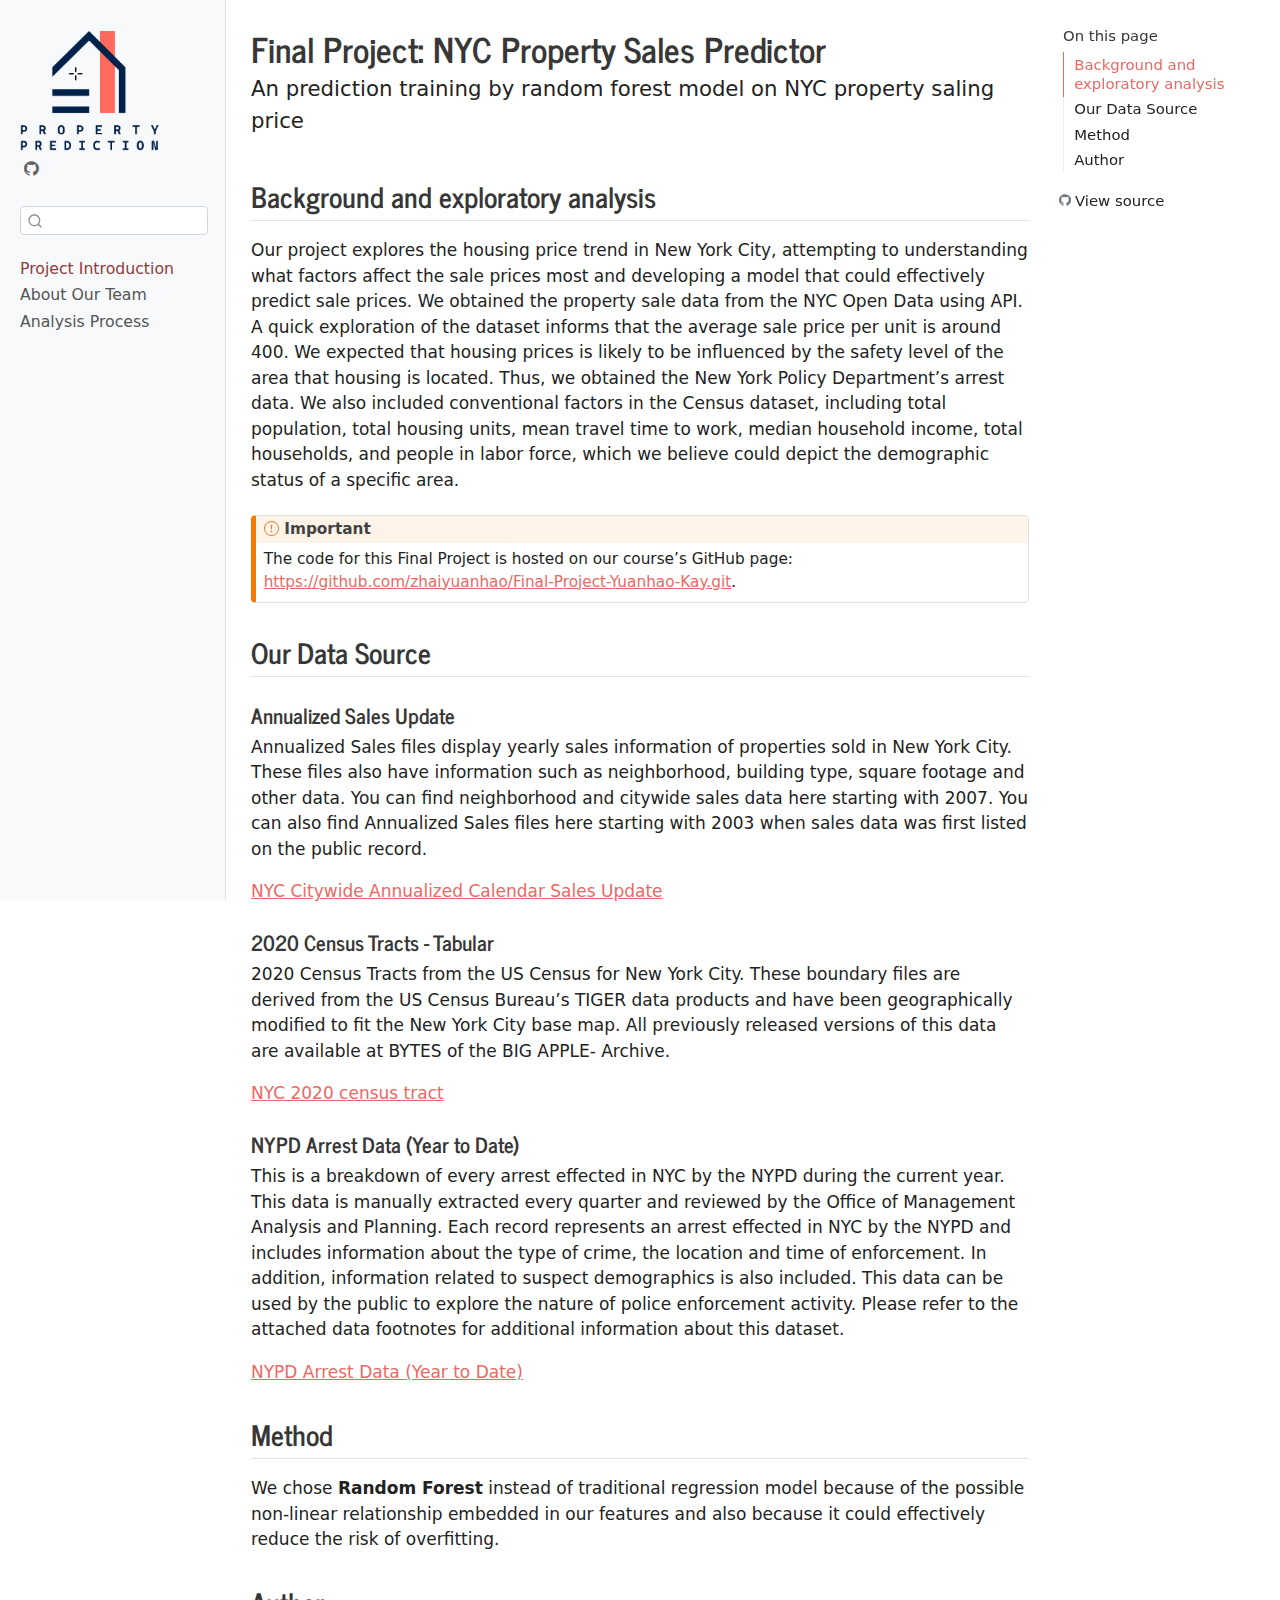
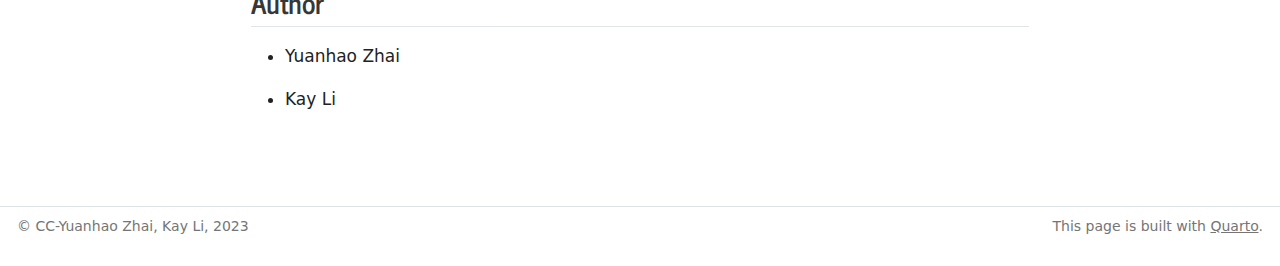
<file: docs/index.html>
<!DOCTYPE html>
<html xmlns="http://www.w3.org/1999/xhtml" lang="en" xml:lang="en"><head>

<meta charset="utf-8">
<meta name="generator" content="quarto-1.3.450">

<meta name="viewport" content="width=device-width, initial-scale=1.0, user-scalable=yes">


<title>Final Project by Yuanhao &amp; Kay - Final Project: NYC Property Sales Predictor</title>
<style>
code{white-space: pre-wrap;}
span.smallcaps{font-variant: small-caps;}
div.columns{display: flex; gap: min(4vw, 1.5em);}
div.column{flex: auto; overflow-x: auto;}
div.hanging-indent{margin-left: 1.5em; text-indent: -1.5em;}
ul.task-list{list-style: none;}
ul.task-list li input[type="checkbox"] {
  width: 0.8em;
  margin: 0 0.8em 0.2em -1em; /* quarto-specific, see https://github.com/quarto-dev/quarto-cli/issues/4556 */ 
  vertical-align: middle;
}
</style>


<script src="site_libs/quarto-nav/quarto-nav.js"></script>
<script src="site_libs/clipboard/clipboard.min.js"></script>
<script src="site_libs/quarto-search/autocomplete.umd.js"></script>
<script src="site_libs/quarto-search/fuse.min.js"></script>
<script src="site_libs/quarto-search/quarto-search.js"></script>
<meta name="quarto:offset" content="./">
<script src="site_libs/quarto-html/quarto.js"></script>
<script src="site_libs/quarto-html/popper.min.js"></script>
<script src="site_libs/quarto-html/tippy.umd.min.js"></script>
<script src="site_libs/quarto-html/anchor.min.js"></script>
<link href="site_libs/quarto-html/tippy.css" rel="stylesheet">
<link href="site_libs/quarto-html/quarto-syntax-highlighting.css" rel="stylesheet" id="quarto-text-highlighting-styles">
<script src="site_libs/bootstrap/bootstrap.min.js"></script>
<link href="site_libs/bootstrap/bootstrap-icons.css" rel="stylesheet">
<link href="site_libs/bootstrap/bootstrap.min.css" rel="stylesheet" id="quarto-bootstrap" data-mode="light">
<script id="quarto-search-options" type="application/json">{
  "location": "sidebar",
  "copy-button": false,
  "collapse-after": 3,
  "panel-placement": "start",
  "type": "textbox",
  "limit": 20,
  "language": {
    "search-no-results-text": "No results",
    "search-matching-documents-text": "matching documents",
    "search-copy-link-title": "Copy link to search",
    "search-hide-matches-text": "Hide additional matches",
    "search-more-match-text": "more match in this document",
    "search-more-matches-text": "more matches in this document",
    "search-clear-button-title": "Clear",
    "search-detached-cancel-button-title": "Cancel",
    "search-submit-button-title": "Submit",
    "search-label": "Search"
  }
}</script>


<link rel="stylesheet" href="styles.css">
</head>

<body class="nav-sidebar docked">

<div id="quarto-search-results"></div>
  <header id="quarto-header" class="headroom fixed-top">
  <nav class="quarto-secondary-nav">
    <div class="container-fluid d-flex">
      <button type="button" class="quarto-btn-toggle btn" data-bs-toggle="collapse" data-bs-target="#quarto-sidebar,#quarto-sidebar-glass" aria-controls="quarto-sidebar" aria-expanded="false" aria-label="Toggle sidebar navigation" onclick="if (window.quartoToggleHeadroom) { window.quartoToggleHeadroom(); }">
        <i class="bi bi-layout-text-sidebar-reverse"></i>
      </button>
      <nav class="quarto-page-breadcrumbs" aria-label="breadcrumb"><ol class="breadcrumb"><li class="breadcrumb-item"><a href="./index.html">Project Introduction</a></li></ol></nav>
      <a class="flex-grow-1" role="button" data-bs-toggle="collapse" data-bs-target="#quarto-sidebar,#quarto-sidebar-glass" aria-controls="quarto-sidebar" aria-expanded="false" aria-label="Toggle sidebar navigation" onclick="if (window.quartoToggleHeadroom) { window.quartoToggleHeadroom(); }">      
      </a>
      <button type="button" class="btn quarto-search-button" aria-label="" onclick="window.quartoOpenSearch();">
        <i class="bi bi-search"></i>
      </button>
    </div>
  </nav>
</header>
<!-- content -->
<div id="quarto-content" class="quarto-container page-columns page-rows-contents page-layout-article">
<!-- sidebar -->
  <nav id="quarto-sidebar" class="sidebar collapse collapse-horizontal sidebar-navigation docked overflow-auto">
    <div class="pt-lg-2 mt-2 text-left sidebar-header">
      <a href="./index.html" class="sidebar-logo-link">
      <img src="./images/housing-logo.png" alt="" class="sidebar-logo py-0 d-lg-inline d-none">
      </a>
      <div class="sidebar-tools-main">
    <a href="https://github.com/zhaiyuanhao/Final-Project-Yuanhao-Kay" rel="" title="Final Project GitHub" class="quarto-navigation-tool px-1" aria-label="Final Project GitHub"><i class="bi bi-github"></i></a>
</div>
      </div>
        <div class="mt-2 flex-shrink-0 align-items-center">
        <div class="sidebar-search">
        <div id="quarto-search" class="" title="Search"></div>
        </div>
        </div>
    <div class="sidebar-menu-container"> 
    <ul class="list-unstyled mt-1">
        <li class="sidebar-item">
  <div class="sidebar-item-container"> 
  <a href="./index.html" class="sidebar-item-text sidebar-link active">
 <span class="menu-text">Project Introduction</span></a>
  </div>
</li>
        <li class="sidebar-item">
  <div class="sidebar-item-container"> 
  <a href="./about.html" class="sidebar-item-text sidebar-link">
 <span class="menu-text">About Our Team</span></a>
  </div>
</li>
        <li class="sidebar-item">
  <div class="sidebar-item-container"> 
  <a href="./analysis/Final_Assignment.html" class="sidebar-item-text sidebar-link">
 <span class="menu-text">Analysis Process</span></a>
  </div>
</li>
    </ul>
    </div>
</nav>
<div id="quarto-sidebar-glass" data-bs-toggle="collapse" data-bs-target="#quarto-sidebar,#quarto-sidebar-glass"></div>
<!-- margin-sidebar -->
    <div id="quarto-margin-sidebar" class="sidebar margin-sidebar">
        <nav id="TOC" role="doc-toc" class="toc-active">
    <h2 id="toc-title">On this page</h2>
   
  <ul>
  <li><a href="#background-and-exploratory-analysis" id="toc-background-and-exploratory-analysis" class="nav-link active" data-scroll-target="#background-and-exploratory-analysis">Background and exploratory analysis</a></li>
  <li><a href="#our-data-source" id="toc-our-data-source" class="nav-link" data-scroll-target="#our-data-source">Our Data Source</a></li>
  <li><a href="#method" id="toc-method" class="nav-link" data-scroll-target="#method">Method</a></li>
  <li><a href="#author" id="toc-author" class="nav-link" data-scroll-target="#author">Author</a></li>
  </ul>
<div class="toc-actions"><div><i class="bi bi-github"></i></div><div class="action-links"><p><a href="https://github.com/zhaiyuanhao/Final-Project-Yuanhao-Kay/blob/main/index.qmd" class="toc-action">View source</a></p></div></div></nav>
    </div>
<!-- main -->
<main class="content" id="quarto-document-content">

<header id="title-block-header" class="quarto-title-block default">
<div class="quarto-title">
<h1 class="title">Final Project: NYC Property Sales Predictor</h1>
<p class="subtitle lead">An prediction training by random forest model on NYC property saling price</p>
</div>



<div class="quarto-title-meta">

    
  
    
  </div>
  

</header>

<section id="background-and-exploratory-analysis" class="level2">
<h2 class="anchored" data-anchor-id="background-and-exploratory-analysis">Background and exploratory analysis</h2>
<p>Our project explores the housing price trend in New York City, attempting to understanding what factors affect the sale prices most and developing a model that could effectively predict sale prices. We obtained the property sale data from the NYC Open Data using API. A quick exploration of the dataset informs that the average sale price per unit is around 400. We expected that housing prices is likely to be influenced by the safety level of the area that housing is located. Thus, we obtained the New York Policy Department’s arrest data. We also included conventional factors in the Census dataset, including total population, total housing units, mean travel time to work, median household income, total households, and people in labor force, which we believe could depict the demographic status of a specific area.</p>
<div class="callout callout-style-default callout-important callout-titled">
<div class="callout-header d-flex align-content-center">
<div class="callout-icon-container">
<i class="callout-icon"></i>
</div>
<div class="callout-title-container flex-fill">
Important
</div>
</div>
<div class="callout-body-container callout-body">
<p>The code for this Final Project is hosted on our course’s GitHub page: <a href="https://github.com/zhaiyuanhao/Final-Project-Yuanhao-Kay.git">https://github.com/zhaiyuanhao/Final-Project-Yuanhao-Kay.git</a>.</p>
</div>
</div>
</section>
<section id="our-data-source" class="level2">
<h2 class="anchored" data-anchor-id="our-data-source">Our Data Source</h2>
<section id="annualized-sales-update" class="level4">
<h4 class="anchored" data-anchor-id="annualized-sales-update">Annualized Sales Update</h4>
<p>Annualized Sales files display yearly sales information of properties sold in New York City. These files also have information such as neighborhood, building type, square footage and other data. You can find neighborhood and citywide sales data here starting with 2007. You can also find Annualized Sales files here starting with 2003 when sales data was first listed on the public record.</p>
<p><a href="https://data.cityofnewyork.us/resource/w2pb-icbu.json">NYC Citywide Annualized Calendar Sales Update</a></p>
</section>
<section id="census-tracts---tabular" class="level4">
<h4 class="anchored" data-anchor-id="census-tracts---tabular">2020 Census Tracts - Tabular</h4>
<p>2020 Census Tracts from the US Census for New York City. These boundary files are derived from the US Census Bureau’s TIGER data products and have been geographically modified to fit the New York City base map. All previously released versions of this data are available at BYTES of the BIG APPLE- Archive.</p>
<p><a href="https://data.cityofnewyork.us/api/geospatial/63ge-mke6?date=20231219&amp;accessType=DOWNLOAD&amp;method=export&amp;format=GeoJSON">NYC 2020 census tract</a></p>
</section>
<section id="nypd-arrest-data-year-to-date" class="level4">
<h4 class="anchored" data-anchor-id="nypd-arrest-data-year-to-date">NYPD Arrest Data (Year to Date)</h4>
<p>This is a breakdown of every arrest effected in NYC by the NYPD during the current year. This data is manually extracted every quarter and reviewed by the Office of Management Analysis and Planning. Each record represents an arrest effected in NYC by the NYPD and includes information about the type of crime, the location and time of enforcement. In addition, information related to suspect demographics is also included. This data can be used by the public to explore the nature of police enforcement activity. Please refer to the attached data footnotes for additional information about this dataset.</p>
<p><a href="https://data.cityofnewyork.us/resource/uip8-fykc.json">NYPD Arrest Data (Year to Date)</a></p>
</section>
</section>
<section id="method" class="level2">
<h2 class="anchored" data-anchor-id="method">Method</h2>
<p>We chose <strong>Random Forest</strong> instead of traditional regression model because of the possible non-linear relationship embedded in our features and also because it could effectively reduce the risk of overfitting.</p>
</section>
<section id="author" class="level2">
<h2 class="anchored" data-anchor-id="author">Author</h2>
<ul>
<li><p>Yuanhao Zhai</p></li>
<li><p>Kay Li</p></li>
</ul>


</section>

</main> <!-- /main -->
<script id="quarto-html-after-body" type="application/javascript">
window.document.addEventListener("DOMContentLoaded", function (event) {
  const toggleBodyColorMode = (bsSheetEl) => {
    const mode = bsSheetEl.getAttribute("data-mode");
    const bodyEl = window.document.querySelector("body");
    if (mode === "dark") {
      bodyEl.classList.add("quarto-dark");
      bodyEl.classList.remove("quarto-light");
    } else {
      bodyEl.classList.add("quarto-light");
      bodyEl.classList.remove("quarto-dark");
    }
  }
  const toggleBodyColorPrimary = () => {
    const bsSheetEl = window.document.querySelector("link#quarto-bootstrap");
    if (bsSheetEl) {
      toggleBodyColorMode(bsSheetEl);
    }
  }
  toggleBodyColorPrimary();  
  const icon = "";
  const anchorJS = new window.AnchorJS();
  anchorJS.options = {
    placement: 'right',
    icon: icon
  };
  anchorJS.add('.anchored');
  const isCodeAnnotation = (el) => {
    for (const clz of el.classList) {
      if (clz.startsWith('code-annotation-')) {                     
        return true;
      }
    }
    return false;
  }
  const clipboard = new window.ClipboardJS('.code-copy-button', {
    text: function(trigger) {
      const codeEl = trigger.previousElementSibling.cloneNode(true);
      for (const childEl of codeEl.children) {
        if (isCodeAnnotation(childEl)) {
          childEl.remove();
        }
      }
      return codeEl.innerText;
    }
  });
  clipboard.on('success', function(e) {
    // button target
    const button = e.trigger;
    // don't keep focus
    button.blur();
    // flash "checked"
    button.classList.add('code-copy-button-checked');
    var currentTitle = button.getAttribute("title");
    button.setAttribute("title", "Copied!");
    let tooltip;
    if (window.bootstrap) {
      button.setAttribute("data-bs-toggle", "tooltip");
      button.setAttribute("data-bs-placement", "left");
      button.setAttribute("data-bs-title", "Copied!");
      tooltip = new bootstrap.Tooltip(button, 
        { trigger: "manual", 
          customClass: "code-copy-button-tooltip",
          offset: [0, -8]});
      tooltip.show();    
    }
    setTimeout(function() {
      if (tooltip) {
        tooltip.hide();
        button.removeAttribute("data-bs-title");
        button.removeAttribute("data-bs-toggle");
        button.removeAttribute("data-bs-placement");
      }
      button.setAttribute("title", currentTitle);
      button.classList.remove('code-copy-button-checked');
    }, 1000);
    // clear code selection
    e.clearSelection();
  });
  function tippyHover(el, contentFn) {
    const config = {
      allowHTML: true,
      content: contentFn,
      maxWidth: 500,
      delay: 100,
      arrow: false,
      appendTo: function(el) {
          return el.parentElement;
      },
      interactive: true,
      interactiveBorder: 10,
      theme: 'quarto',
      placement: 'bottom-start'
    };
    window.tippy(el, config); 
  }
  const noterefs = window.document.querySelectorAll('a[role="doc-noteref"]');
  for (var i=0; i<noterefs.length; i++) {
    const ref = noterefs[i];
    tippyHover(ref, function() {
      // use id or data attribute instead here
      let href = ref.getAttribute('data-footnote-href') || ref.getAttribute('href');
      try { href = new URL(href).hash; } catch {}
      const id = href.replace(/^#\/?/, "");
      const note = window.document.getElementById(id);
      return note.innerHTML;
    });
  }
      let selectedAnnoteEl;
      const selectorForAnnotation = ( cell, annotation) => {
        let cellAttr = 'data-code-cell="' + cell + '"';
        let lineAttr = 'data-code-annotation="' +  annotation + '"';
        const selector = 'span[' + cellAttr + '][' + lineAttr + ']';
        return selector;
      }
      const selectCodeLines = (annoteEl) => {
        const doc = window.document;
        const targetCell = annoteEl.getAttribute("data-target-cell");
        const targetAnnotation = annoteEl.getAttribute("data-target-annotation");
        const annoteSpan = window.document.querySelector(selectorForAnnotation(targetCell, targetAnnotation));
        const lines = annoteSpan.getAttribute("data-code-lines").split(",");
        const lineIds = lines.map((line) => {
          return targetCell + "-" + line;
        })
        let top = null;
        let height = null;
        let parent = null;
        if (lineIds.length > 0) {
            //compute the position of the single el (top and bottom and make a div)
            const el = window.document.getElementById(lineIds[0]);
            top = el.offsetTop;
            height = el.offsetHeight;
            parent = el.parentElement.parentElement;
          if (lineIds.length > 1) {
            const lastEl = window.document.getElementById(lineIds[lineIds.length - 1]);
            const bottom = lastEl.offsetTop + lastEl.offsetHeight;
            height = bottom - top;
          }
          if (top !== null && height !== null && parent !== null) {
            // cook up a div (if necessary) and position it 
            let div = window.document.getElementById("code-annotation-line-highlight");
            if (div === null) {
              div = window.document.createElement("div");
              div.setAttribute("id", "code-annotation-line-highlight");
              div.style.position = 'absolute';
              parent.appendChild(div);
            }
            div.style.top = top - 2 + "px";
            div.style.height = height + 4 + "px";
            let gutterDiv = window.document.getElementById("code-annotation-line-highlight-gutter");
            if (gutterDiv === null) {
              gutterDiv = window.document.createElement("div");
              gutterDiv.setAttribute("id", "code-annotation-line-highlight-gutter");
              gutterDiv.style.position = 'absolute';
              const codeCell = window.document.getElementById(targetCell);
              const gutter = codeCell.querySelector('.code-annotation-gutter');
              gutter.appendChild(gutterDiv);
            }
            gutterDiv.style.top = top - 2 + "px";
            gutterDiv.style.height = height + 4 + "px";
          }
          selectedAnnoteEl = annoteEl;
        }
      };
      const unselectCodeLines = () => {
        const elementsIds = ["code-annotation-line-highlight", "code-annotation-line-highlight-gutter"];
        elementsIds.forEach((elId) => {
          const div = window.document.getElementById(elId);
          if (div) {
            div.remove();
          }
        });
        selectedAnnoteEl = undefined;
      };
      // Attach click handler to the DT
      const annoteDls = window.document.querySelectorAll('dt[data-target-cell]');
      for (const annoteDlNode of annoteDls) {
        annoteDlNode.addEventListener('click', (event) => {
          const clickedEl = event.target;
          if (clickedEl !== selectedAnnoteEl) {
            unselectCodeLines();
            const activeEl = window.document.querySelector('dt[data-target-cell].code-annotation-active');
            if (activeEl) {
              activeEl.classList.remove('code-annotation-active');
            }
            selectCodeLines(clickedEl);
            clickedEl.classList.add('code-annotation-active');
          } else {
            // Unselect the line
            unselectCodeLines();
            clickedEl.classList.remove('code-annotation-active');
          }
        });
      }
  const findCites = (el) => {
    const parentEl = el.parentElement;
    if (parentEl) {
      const cites = parentEl.dataset.cites;
      if (cites) {
        return {
          el,
          cites: cites.split(' ')
        };
      } else {
        return findCites(el.parentElement)
      }
    } else {
      return undefined;
    }
  };
  var bibliorefs = window.document.querySelectorAll('a[role="doc-biblioref"]');
  for (var i=0; i<bibliorefs.length; i++) {
    const ref = bibliorefs[i];
    const citeInfo = findCites(ref);
    if (citeInfo) {
      tippyHover(citeInfo.el, function() {
        var popup = window.document.createElement('div');
        citeInfo.cites.forEach(function(cite) {
          var citeDiv = window.document.createElement('div');
          citeDiv.classList.add('hanging-indent');
          citeDiv.classList.add('csl-entry');
          var biblioDiv = window.document.getElementById('ref-' + cite);
          if (biblioDiv) {
            citeDiv.innerHTML = biblioDiv.innerHTML;
          }
          popup.appendChild(citeDiv);
        });
        return popup.innerHTML;
      });
    }
  }
});
</script>
</div> <!-- /content -->
<footer class="footer">
  <div class="nav-footer">
    <div class="nav-footer-left">© CC-Yuanhao Zhai, Kay Li, 2023</div>   
    <div class="nav-footer-center">
      &nbsp;
    </div>
    <div class="nav-footer-right">This page is built with <a href="https://quarto.org/">Quarto</a>.</div>
  </div>
</footer>



</body></html>
</file>
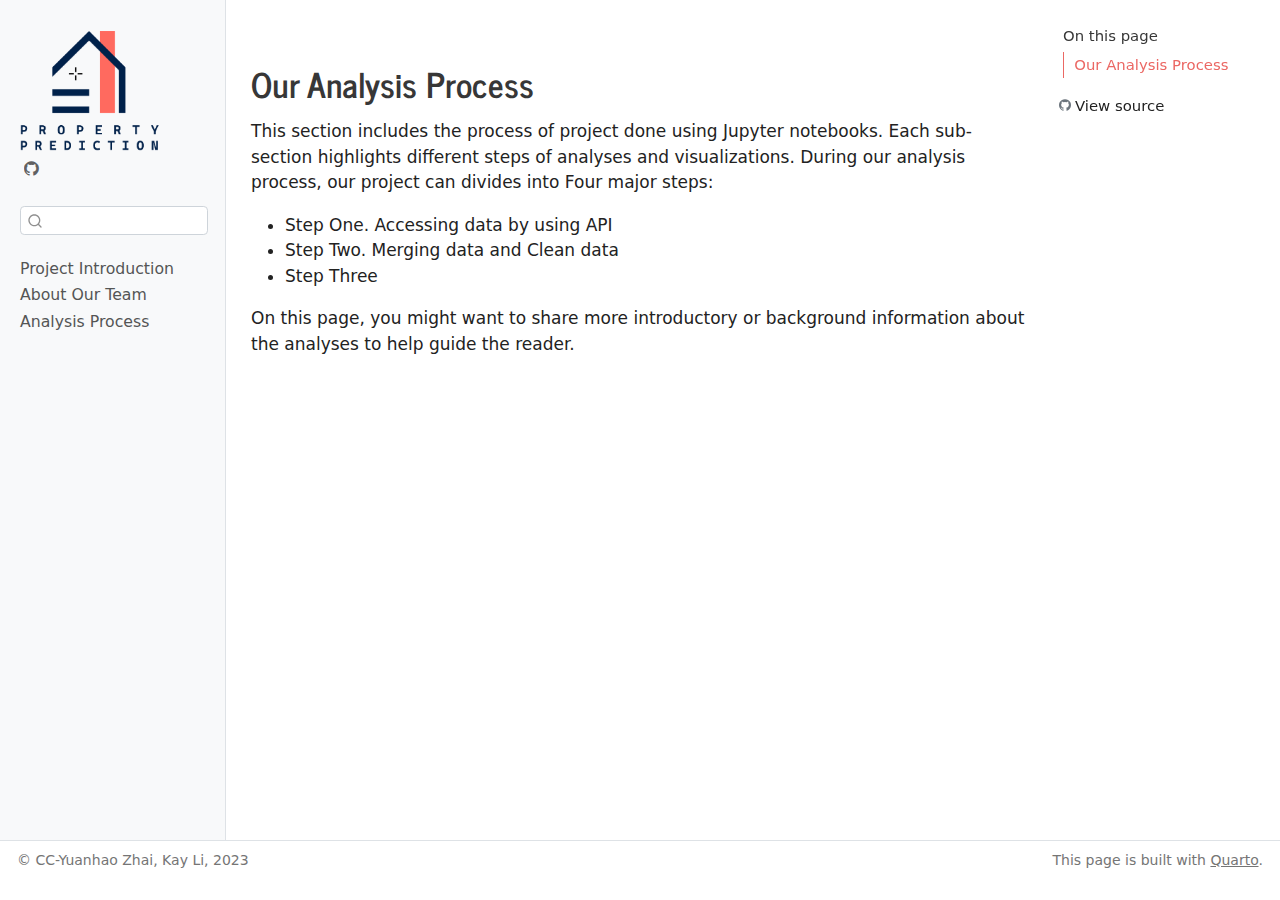
<file: docs/analysis/index.html>
<!DOCTYPE html>
<html xmlns="http://www.w3.org/1999/xhtml" lang="en" xml:lang="en"><head>

<meta charset="utf-8">
<meta name="generator" content="quarto-1.3.450">

<meta name="viewport" content="width=device-width, initial-scale=1.0, user-scalable=yes">


<title>Final Project by Yuanhao &amp; Kay – index</title>
<style>
code{white-space: pre-wrap;}
span.smallcaps{font-variant: small-caps;}
div.columns{display: flex; gap: min(4vw, 1.5em);}
div.column{flex: auto; overflow-x: auto;}
div.hanging-indent{margin-left: 1.5em; text-indent: -1.5em;}
ul.task-list{list-style: none;}
ul.task-list li input[type="checkbox"] {
  width: 0.8em;
  margin: 0 0.8em 0.2em -1em; /* quarto-specific, see https://github.com/quarto-dev/quarto-cli/issues/4556 */ 
  vertical-align: middle;
}
</style>


<script src="../site_libs/quarto-nav/quarto-nav.js"></script>
<script src="../site_libs/clipboard/clipboard.min.js"></script>
<script src="../site_libs/quarto-search/autocomplete.umd.js"></script>
<script src="../site_libs/quarto-search/fuse.min.js"></script>
<script src="../site_libs/quarto-search/quarto-search.js"></script>
<meta name="quarto:offset" content="../">
<script src="../site_libs/quarto-html/quarto.js"></script>
<script src="../site_libs/quarto-html/popper.min.js"></script>
<script src="../site_libs/quarto-html/tippy.umd.min.js"></script>
<script src="../site_libs/quarto-html/anchor.min.js"></script>
<link href="../site_libs/quarto-html/tippy.css" rel="stylesheet">
<link href="../site_libs/quarto-html/quarto-syntax-highlighting.css" rel="stylesheet" id="quarto-text-highlighting-styles">
<script src="../site_libs/bootstrap/bootstrap.min.js"></script>
<link href="../site_libs/bootstrap/bootstrap-icons.css" rel="stylesheet">
<link href="../site_libs/bootstrap/bootstrap.min.css" rel="stylesheet" id="quarto-bootstrap" data-mode="light">
<script id="quarto-search-options" type="application/json">{
  "location": "sidebar",
  "copy-button": false,
  "collapse-after": 3,
  "panel-placement": "start",
  "type": "textbox",
  "limit": 20,
  "language": {
    "search-no-results-text": "No results",
    "search-matching-documents-text": "matching documents",
    "search-copy-link-title": "Copy link to search",
    "search-hide-matches-text": "Hide additional matches",
    "search-more-match-text": "more match in this document",
    "search-more-matches-text": "more matches in this document",
    "search-clear-button-title": "Clear",
    "search-detached-cancel-button-title": "Cancel",
    "search-submit-button-title": "Submit",
    "search-label": "Search"
  }
}</script>


<link rel="stylesheet" href="../styles.css">
</head>

<body class="nav-sidebar docked">

<div id="quarto-search-results"></div>
  <header id="quarto-header" class="headroom fixed-top">
  <nav class="quarto-secondary-nav">
    <div class="container-fluid d-flex">
      <button type="button" class="quarto-btn-toggle btn" data-bs-toggle="collapse" data-bs-target="#quarto-sidebar,#quarto-sidebar-glass" aria-controls="quarto-sidebar" aria-expanded="false" aria-label="Toggle sidebar navigation" onclick="if (window.quartoToggleHeadroom) { window.quartoToggleHeadroom(); }">
        <i class="bi bi-layout-text-sidebar-reverse"></i>
      </button>
      <nav class="quarto-page-breadcrumbs" aria-label="breadcrumb"><ol class="breadcrumb"></ol></nav>
      <a class="flex-grow-1" role="button" data-bs-toggle="collapse" data-bs-target="#quarto-sidebar,#quarto-sidebar-glass" aria-controls="quarto-sidebar" aria-expanded="false" aria-label="Toggle sidebar navigation" onclick="if (window.quartoToggleHeadroom) { window.quartoToggleHeadroom(); }">      
      </a>
      <button type="button" class="btn quarto-search-button" aria-label="" onclick="window.quartoOpenSearch();">
        <i class="bi bi-search"></i>
      </button>
    </div>
  </nav>
</header>
<!-- content -->
<div id="quarto-content" class="quarto-container page-columns page-rows-contents page-layout-article">
<!-- sidebar -->
  <nav id="quarto-sidebar" class="sidebar collapse collapse-horizontal sidebar-navigation docked overflow-auto">
    <div class="pt-lg-2 mt-2 text-left sidebar-header">
      <a href="../index.html" class="sidebar-logo-link">
      <img src="../images/housing-logo.png" alt="" class="sidebar-logo py-0 d-lg-inline d-none">
      </a>
      <div class="sidebar-tools-main">
    <a href="https://github.com/zhaiyuanhao/Final-Project-Yuanhao-Kay" rel="" title="Final Project GitHub" class="quarto-navigation-tool px-1" aria-label="Final Project GitHub"><i class="bi bi-github"></i></a>
</div>
      </div>
        <div class="mt-2 flex-shrink-0 align-items-center">
        <div class="sidebar-search">
        <div id="quarto-search" class="" title="Search"></div>
        </div>
        </div>
    <div class="sidebar-menu-container"> 
    <ul class="list-unstyled mt-1">
        <li class="sidebar-item">
  <div class="sidebar-item-container"> 
  <a href="../index.html" class="sidebar-item-text sidebar-link">
 <span class="menu-text">Project Introduction</span></a>
  </div>
</li>
        <li class="sidebar-item">
  <div class="sidebar-item-container"> 
  <a href="../about.html" class="sidebar-item-text sidebar-link">
 <span class="menu-text">About Our Team</span></a>
  </div>
</li>
        <li class="sidebar-item">
  <div class="sidebar-item-container"> 
  <a href="../analysis/Final_Assignment.html" class="sidebar-item-text sidebar-link">
 <span class="menu-text">Analysis Process</span></a>
  </div>
</li>
    </ul>
    </div>
</nav>
<div id="quarto-sidebar-glass" data-bs-toggle="collapse" data-bs-target="#quarto-sidebar,#quarto-sidebar-glass"></div>
<!-- margin-sidebar -->
    <div id="quarto-margin-sidebar" class="sidebar margin-sidebar">
        <nav id="TOC" role="doc-toc" class="toc-active">
    <h2 id="toc-title">On this page</h2>
   
  <ul>
  <li><a href="#our-analysis-process" id="toc-our-analysis-process" class="nav-link active" data-scroll-target="#our-analysis-process">Our Analysis Process</a></li>
  </ul>
<div class="toc-actions"><div><i class="bi bi-github"></i></div><div class="action-links"><p><a href="https://github.com/zhaiyuanhao/Final-Project-Yuanhao-Kay/blob/main/analysis/index.qmd" class="toc-action">View source</a></p></div></div></nav>
    </div>
<!-- main -->
<main class="content" id="quarto-document-content">



<section id="our-analysis-process" class="level1">
<h1>Our Analysis Process</h1>
<p>This section includes the process of project done using Jupyter notebooks. Each sub-section highlights different steps of analyses and visualizations. During our analysis process, our project can divides into Four major steps:</p>
<ul>
<li>Step One. Accessing data by using API</li>
<li>Step Two. Merging data and Clean data</li>
<li>Step Three</li>
</ul>
<p>On this page, you might want to share more introductory or background information about the analyses to help guide the reader.</p>


</section>

</main> <!-- /main -->
<script id="quarto-html-after-body" type="application/javascript">
window.document.addEventListener("DOMContentLoaded", function (event) {
  const toggleBodyColorMode = (bsSheetEl) => {
    const mode = bsSheetEl.getAttribute("data-mode");
    const bodyEl = window.document.querySelector("body");
    if (mode === "dark") {
      bodyEl.classList.add("quarto-dark");
      bodyEl.classList.remove("quarto-light");
    } else {
      bodyEl.classList.add("quarto-light");
      bodyEl.classList.remove("quarto-dark");
    }
  }
  const toggleBodyColorPrimary = () => {
    const bsSheetEl = window.document.querySelector("link#quarto-bootstrap");
    if (bsSheetEl) {
      toggleBodyColorMode(bsSheetEl);
    }
  }
  toggleBodyColorPrimary();  
  const icon = "";
  const anchorJS = new window.AnchorJS();
  anchorJS.options = {
    placement: 'right',
    icon: icon
  };
  anchorJS.add('.anchored');
  const isCodeAnnotation = (el) => {
    for (const clz of el.classList) {
      if (clz.startsWith('code-annotation-')) {                     
        return true;
      }
    }
    return false;
  }
  const clipboard = new window.ClipboardJS('.code-copy-button', {
    text: function(trigger) {
      const codeEl = trigger.previousElementSibling.cloneNode(true);
      for (const childEl of codeEl.children) {
        if (isCodeAnnotation(childEl)) {
          childEl.remove();
        }
      }
      return codeEl.innerText;
    }
  });
  clipboard.on('success', function(e) {
    // button target
    const button = e.trigger;
    // don't keep focus
    button.blur();
    // flash "checked"
    button.classList.add('code-copy-button-checked');
    var currentTitle = button.getAttribute("title");
    button.setAttribute("title", "Copied!");
    let tooltip;
    if (window.bootstrap) {
      button.setAttribute("data-bs-toggle", "tooltip");
      button.setAttribute("data-bs-placement", "left");
      button.setAttribute("data-bs-title", "Copied!");
      tooltip = new bootstrap.Tooltip(button, 
        { trigger: "manual", 
          customClass: "code-copy-button-tooltip",
          offset: [0, -8]});
      tooltip.show();    
    }
    setTimeout(function() {
      if (tooltip) {
        tooltip.hide();
        button.removeAttribute("data-bs-title");
        button.removeAttribute("data-bs-toggle");
        button.removeAttribute("data-bs-placement");
      }
      button.setAttribute("title", currentTitle);
      button.classList.remove('code-copy-button-checked');
    }, 1000);
    // clear code selection
    e.clearSelection();
  });
  function tippyHover(el, contentFn) {
    const config = {
      allowHTML: true,
      content: contentFn,
      maxWidth: 500,
      delay: 100,
      arrow: false,
      appendTo: function(el) {
          return el.parentElement;
      },
      interactive: true,
      interactiveBorder: 10,
      theme: 'quarto',
      placement: 'bottom-start'
    };
    window.tippy(el, config); 
  }
  const noterefs = window.document.querySelectorAll('a[role="doc-noteref"]');
  for (var i=0; i<noterefs.length; i++) {
    const ref = noterefs[i];
    tippyHover(ref, function() {
      // use id or data attribute instead here
      let href = ref.getAttribute('data-footnote-href') || ref.getAttribute('href');
      try { href = new URL(href).hash; } catch {}
      const id = href.replace(/^#\/?/, "");
      const note = window.document.getElementById(id);
      return note.innerHTML;
    });
  }
      let selectedAnnoteEl;
      const selectorForAnnotation = ( cell, annotation) => {
        let cellAttr = 'data-code-cell="' + cell + '"';
        let lineAttr = 'data-code-annotation="' +  annotation + '"';
        const selector = 'span[' + cellAttr + '][' + lineAttr + ']';
        return selector;
      }
      const selectCodeLines = (annoteEl) => {
        const doc = window.document;
        const targetCell = annoteEl.getAttribute("data-target-cell");
        const targetAnnotation = annoteEl.getAttribute("data-target-annotation");
        const annoteSpan = window.document.querySelector(selectorForAnnotation(targetCell, targetAnnotation));
        const lines = annoteSpan.getAttribute("data-code-lines").split(",");
        const lineIds = lines.map((line) => {
          return targetCell + "-" + line;
        })
        let top = null;
        let height = null;
        let parent = null;
        if (lineIds.length > 0) {
            //compute the position of the single el (top and bottom and make a div)
            const el = window.document.getElementById(lineIds[0]);
            top = el.offsetTop;
            height = el.offsetHeight;
            parent = el.parentElement.parentElement;
          if (lineIds.length > 1) {
            const lastEl = window.document.getElementById(lineIds[lineIds.length - 1]);
            const bottom = lastEl.offsetTop + lastEl.offsetHeight;
            height = bottom - top;
          }
          if (top !== null && height !== null && parent !== null) {
            // cook up a div (if necessary) and position it 
            let div = window.document.getElementById("code-annotation-line-highlight");
            if (div === null) {
              div = window.document.createElement("div");
              div.setAttribute("id", "code-annotation-line-highlight");
              div.style.position = 'absolute';
              parent.appendChild(div);
            }
            div.style.top = top - 2 + "px";
            div.style.height = height + 4 + "px";
            let gutterDiv = window.document.getElementById("code-annotation-line-highlight-gutter");
            if (gutterDiv === null) {
              gutterDiv = window.document.createElement("div");
              gutterDiv.setAttribute("id", "code-annotation-line-highlight-gutter");
              gutterDiv.style.position = 'absolute';
              const codeCell = window.document.getElementById(targetCell);
              const gutter = codeCell.querySelector('.code-annotation-gutter');
              gutter.appendChild(gutterDiv);
            }
            gutterDiv.style.top = top - 2 + "px";
            gutterDiv.style.height = height + 4 + "px";
          }
          selectedAnnoteEl = annoteEl;
        }
      };
      const unselectCodeLines = () => {
        const elementsIds = ["code-annotation-line-highlight", "code-annotation-line-highlight-gutter"];
        elementsIds.forEach((elId) => {
          const div = window.document.getElementById(elId);
          if (div) {
            div.remove();
          }
        });
        selectedAnnoteEl = undefined;
      };
      // Attach click handler to the DT
      const annoteDls = window.document.querySelectorAll('dt[data-target-cell]');
      for (const annoteDlNode of annoteDls) {
        annoteDlNode.addEventListener('click', (event) => {
          const clickedEl = event.target;
          if (clickedEl !== selectedAnnoteEl) {
            unselectCodeLines();
            const activeEl = window.document.querySelector('dt[data-target-cell].code-annotation-active');
            if (activeEl) {
              activeEl.classList.remove('code-annotation-active');
            }
            selectCodeLines(clickedEl);
            clickedEl.classList.add('code-annotation-active');
          } else {
            // Unselect the line
            unselectCodeLines();
            clickedEl.classList.remove('code-annotation-active');
          }
        });
      }
  const findCites = (el) => {
    const parentEl = el.parentElement;
    if (parentEl) {
      const cites = parentEl.dataset.cites;
      if (cites) {
        return {
          el,
          cites: cites.split(' ')
        };
      } else {
        return findCites(el.parentElement)
      }
    } else {
      return undefined;
    }
  };
  var bibliorefs = window.document.querySelectorAll('a[role="doc-biblioref"]');
  for (var i=0; i<bibliorefs.length; i++) {
    const ref = bibliorefs[i];
    const citeInfo = findCites(ref);
    if (citeInfo) {
      tippyHover(citeInfo.el, function() {
        var popup = window.document.createElement('div');
        citeInfo.cites.forEach(function(cite) {
          var citeDiv = window.document.createElement('div');
          citeDiv.classList.add('hanging-indent');
          citeDiv.classList.add('csl-entry');
          var biblioDiv = window.document.getElementById('ref-' + cite);
          if (biblioDiv) {
            citeDiv.innerHTML = biblioDiv.innerHTML;
          }
          popup.appendChild(citeDiv);
        });
        return popup.innerHTML;
      });
    }
  }
});
</script>
</div> <!-- /content -->
<footer class="footer">
  <div class="nav-footer">
    <div class="nav-footer-left">© CC-Yuanhao Zhai, Kay Li, 2023</div>   
    <div class="nav-footer-center">
      &nbsp;
    </div>
    <div class="nav-footer-right">This page is built with <a href="https://quarto.org/">Quarto</a>.</div>
  </div>
</footer>



</body></html>
</file>
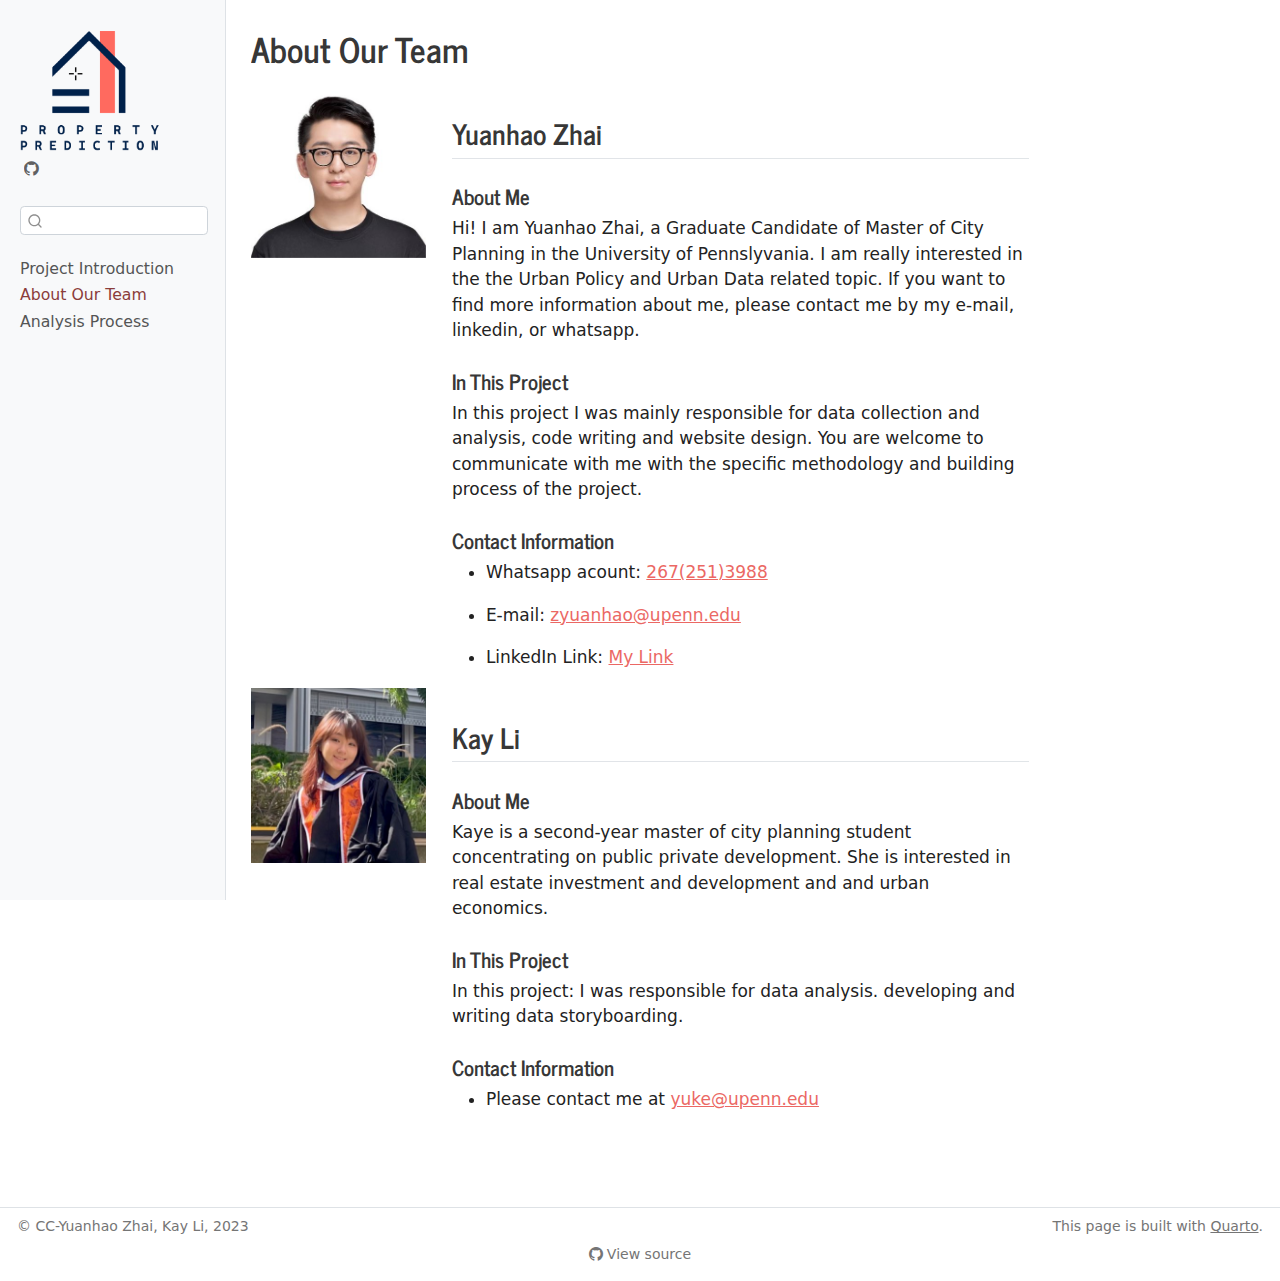
<file: docs/about.html>
<!DOCTYPE html>
<html xmlns="http://www.w3.org/1999/xhtml" lang="en" xml:lang="en"><head>

<meta charset="utf-8">
<meta name="generator" content="quarto-1.3.450">

<meta name="viewport" content="width=device-width, initial-scale=1.0, user-scalable=yes">


<title>Final Project by Yuanhao &amp; Kay - About Our Team</title>
<style>
code{white-space: pre-wrap;}
span.smallcaps{font-variant: small-caps;}
div.columns{display: flex; gap: min(4vw, 1.5em);}
div.column{flex: auto; overflow-x: auto;}
div.hanging-indent{margin-left: 1.5em; text-indent: -1.5em;}
ul.task-list{list-style: none;}
ul.task-list li input[type="checkbox"] {
  width: 0.8em;
  margin: 0 0.8em 0.2em -1em; /* quarto-specific, see https://github.com/quarto-dev/quarto-cli/issues/4556 */ 
  vertical-align: middle;
}
</style>


<script src="site_libs/quarto-nav/quarto-nav.js"></script>
<script src="site_libs/clipboard/clipboard.min.js"></script>
<script src="site_libs/quarto-search/autocomplete.umd.js"></script>
<script src="site_libs/quarto-search/fuse.min.js"></script>
<script src="site_libs/quarto-search/quarto-search.js"></script>
<meta name="quarto:offset" content="./">
<script src="site_libs/quarto-html/quarto.js"></script>
<script src="site_libs/quarto-html/popper.min.js"></script>
<script src="site_libs/quarto-html/tippy.umd.min.js"></script>
<script src="site_libs/quarto-html/anchor.min.js"></script>
<link href="site_libs/quarto-html/tippy.css" rel="stylesheet">
<link href="site_libs/quarto-html/quarto-syntax-highlighting.css" rel="stylesheet" id="quarto-text-highlighting-styles">
<script src="site_libs/bootstrap/bootstrap.min.js"></script>
<link href="site_libs/bootstrap/bootstrap-icons.css" rel="stylesheet">
<link href="site_libs/bootstrap/bootstrap.min.css" rel="stylesheet" id="quarto-bootstrap" data-mode="light">
<script id="quarto-search-options" type="application/json">{
  "location": "sidebar",
  "copy-button": false,
  "collapse-after": 3,
  "panel-placement": "start",
  "type": "textbox",
  "limit": 20,
  "language": {
    "search-no-results-text": "No results",
    "search-matching-documents-text": "matching documents",
    "search-copy-link-title": "Copy link to search",
    "search-hide-matches-text": "Hide additional matches",
    "search-more-match-text": "more match in this document",
    "search-more-matches-text": "more matches in this document",
    "search-clear-button-title": "Clear",
    "search-detached-cancel-button-title": "Cancel",
    "search-submit-button-title": "Submit",
    "search-label": "Search"
  }
}</script>


<link rel="stylesheet" href="styles.css">
</head>

<body class="nav-sidebar docked">

<div id="quarto-search-results"></div>
  <header id="quarto-header" class="headroom fixed-top">
  <nav class="quarto-secondary-nav">
    <div class="container-fluid d-flex">
      <button type="button" class="quarto-btn-toggle btn" data-bs-toggle="collapse" data-bs-target="#quarto-sidebar,#quarto-sidebar-glass" aria-controls="quarto-sidebar" aria-expanded="false" aria-label="Toggle sidebar navigation" onclick="if (window.quartoToggleHeadroom) { window.quartoToggleHeadroom(); }">
        <i class="bi bi-layout-text-sidebar-reverse"></i>
      </button>
      <nav class="quarto-page-breadcrumbs" aria-label="breadcrumb"><ol class="breadcrumb"><li class="breadcrumb-item"><a href="./about.html">About Our Team</a></li></ol></nav>
      <a class="flex-grow-1" role="button" data-bs-toggle="collapse" data-bs-target="#quarto-sidebar,#quarto-sidebar-glass" aria-controls="quarto-sidebar" aria-expanded="false" aria-label="Toggle sidebar navigation" onclick="if (window.quartoToggleHeadroom) { window.quartoToggleHeadroom(); }">      
      </a>
      <button type="button" class="btn quarto-search-button" aria-label="" onclick="window.quartoOpenSearch();">
        <i class="bi bi-search"></i>
      </button>
    </div>
  </nav>
</header>
<!-- content -->
<div id="quarto-content" class="quarto-container page-columns page-rows-contents page-layout-article">
<!-- sidebar -->
  <nav id="quarto-sidebar" class="sidebar collapse collapse-horizontal sidebar-navigation docked overflow-auto">
    <div class="pt-lg-2 mt-2 text-left sidebar-header">
      <a href="./index.html" class="sidebar-logo-link">
      <img src="./images/housing-logo.png" alt="" class="sidebar-logo py-0 d-lg-inline d-none">
      </a>
      <div class="sidebar-tools-main">
    <a href="https://github.com/zhaiyuanhao/Final-Project-Yuanhao-Kay" rel="" title="Final Project GitHub" class="quarto-navigation-tool px-1" aria-label="Final Project GitHub"><i class="bi bi-github"></i></a>
</div>
      </div>
        <div class="mt-2 flex-shrink-0 align-items-center">
        <div class="sidebar-search">
        <div id="quarto-search" class="" title="Search"></div>
        </div>
        </div>
    <div class="sidebar-menu-container"> 
    <ul class="list-unstyled mt-1">
        <li class="sidebar-item">
  <div class="sidebar-item-container"> 
  <a href="./index.html" class="sidebar-item-text sidebar-link">
 <span class="menu-text">Project Introduction</span></a>
  </div>
</li>
        <li class="sidebar-item">
  <div class="sidebar-item-container"> 
  <a href="./about.html" class="sidebar-item-text sidebar-link active">
 <span class="menu-text">About Our Team</span></a>
  </div>
</li>
        <li class="sidebar-item">
  <div class="sidebar-item-container"> 
  <a href="./analysis/Final_Assignment.html" class="sidebar-item-text sidebar-link">
 <span class="menu-text">Analysis Process</span></a>
  </div>
</li>
    </ul>
    </div>
</nav>
<div id="quarto-sidebar-glass" data-bs-toggle="collapse" data-bs-target="#quarto-sidebar,#quarto-sidebar-glass"></div>
<!-- margin-sidebar -->
    <div id="quarto-margin-sidebar" class="sidebar margin-sidebar">
        
    </div>
<!-- main -->
<main class="content" id="quarto-document-content">

<header id="title-block-header" class="quarto-title-block default">
<div class="quarto-title">
<h1 class="title">About Our Team</h1>
</div>



<div class="quarto-title-meta">

    
  
    
  </div>
  

</header>

<!-- Use a grid -->
<div class="grid">
<!-- Left column has a width of 4/12 and shows a picture of me -->
<div class="g-col-3">
<p><img src="images/Yuanhao_Photo.jpeg" class="img-fluid" style="width:3in"></p>
</div>
<!-- Text gets a column with width 8/12 -->
<section id="yuanhao-zhai" class="level2 g-col-9">
<h2 class="anchored" data-anchor-id="yuanhao-zhai">Yuanhao Zhai</h2>
<section id="about-me" class="level4">
<h4 class="anchored" data-anchor-id="about-me">About Me</h4>
<p>Hi! I am Yuanhao Zhai, a Graduate Candidate of Master of City Planning in the University of Pennslyvania. I am really interested in the the Urban Policy and Urban Data related topic. If you want to find more information about me, please contact me by my e-mail, linkedin, or whatsapp.</p>
</section>
<section id="in-this-project" class="level4">
<h4 class="anchored" data-anchor-id="in-this-project">In This Project</h4>
<p>In this project I was mainly responsible for data collection and analysis, code writing and website design. You are welcome to communicate with me with the specific methodology and building process of the project.</p>
</section>
<section id="contact-information" class="level4">
<h4 class="anchored" data-anchor-id="contact-information">Contact Information</h4>
<ul>
<li><p>Whatsapp acount: <a href="+12672513988">267(251)3988</a></p></li>
<li><p>E-mail: <a href="zyuanhao@upenn.edu">zyuanhao@upenn.edu</a></p></li>
<li><p>LinkedIn Link: <a href="www.linkedin.com/in/yuanhao-zhai-593875248">My Link</a></p></li>
</ul>
</section>
</section>
</div>
<div class="grid">
<!-- Left column has a width of 4/12 and shows a picture of me -->
<div class="g-col-3">
<p><img src="images/KayLi_Photo.jpeg" class="img-fluid" style="width:3in"></p>
</div>
<!-- Text gets a column with width 8/12 -->
<section id="kay-li" class="level2 g-col-9">
<h2 class="anchored" data-anchor-id="kay-li">Kay Li</h2>
<section id="about-me-1" class="level4">
<h4 class="anchored" data-anchor-id="about-me-1">About Me</h4>
<p>Kaye is a second-year master of city planning student concentrating on public private development. She is interested in real estate investment and development and and urban economics.</p>
</section>
<section id="in-this-project-1" class="level4">
<h4 class="anchored" data-anchor-id="in-this-project-1">In This Project</h4>
<p>In this project: I was responsible for data analysis. developing and writing data storyboarding.</p>
</section>
<section id="contact-information-1" class="level4">
<h4 class="anchored" data-anchor-id="contact-information-1">Contact Information</h4>
<ul>
<li>Please contact me at <a href="yuke@upenn.edu">yuke@upenn.edu</a></li>
</ul>
</section>
</section>
</div>



</main> <!-- /main -->
<script id="quarto-html-after-body" type="application/javascript">
window.document.addEventListener("DOMContentLoaded", function (event) {
  const toggleBodyColorMode = (bsSheetEl) => {
    const mode = bsSheetEl.getAttribute("data-mode");
    const bodyEl = window.document.querySelector("body");
    if (mode === "dark") {
      bodyEl.classList.add("quarto-dark");
      bodyEl.classList.remove("quarto-light");
    } else {
      bodyEl.classList.add("quarto-light");
      bodyEl.classList.remove("quarto-dark");
    }
  }
  const toggleBodyColorPrimary = () => {
    const bsSheetEl = window.document.querySelector("link#quarto-bootstrap");
    if (bsSheetEl) {
      toggleBodyColorMode(bsSheetEl);
    }
  }
  toggleBodyColorPrimary();  
  const icon = "";
  const anchorJS = new window.AnchorJS();
  anchorJS.options = {
    placement: 'right',
    icon: icon
  };
  anchorJS.add('.anchored');
  const isCodeAnnotation = (el) => {
    for (const clz of el.classList) {
      if (clz.startsWith('code-annotation-')) {                     
        return true;
      }
    }
    return false;
  }
  const clipboard = new window.ClipboardJS('.code-copy-button', {
    text: function(trigger) {
      const codeEl = trigger.previousElementSibling.cloneNode(true);
      for (const childEl of codeEl.children) {
        if (isCodeAnnotation(childEl)) {
          childEl.remove();
        }
      }
      return codeEl.innerText;
    }
  });
  clipboard.on('success', function(e) {
    // button target
    const button = e.trigger;
    // don't keep focus
    button.blur();
    // flash "checked"
    button.classList.add('code-copy-button-checked');
    var currentTitle = button.getAttribute("title");
    button.setAttribute("title", "Copied!");
    let tooltip;
    if (window.bootstrap) {
      button.setAttribute("data-bs-toggle", "tooltip");
      button.setAttribute("data-bs-placement", "left");
      button.setAttribute("data-bs-title", "Copied!");
      tooltip = new bootstrap.Tooltip(button, 
        { trigger: "manual", 
          customClass: "code-copy-button-tooltip",
          offset: [0, -8]});
      tooltip.show();    
    }
    setTimeout(function() {
      if (tooltip) {
        tooltip.hide();
        button.removeAttribute("data-bs-title");
        button.removeAttribute("data-bs-toggle");
        button.removeAttribute("data-bs-placement");
      }
      button.setAttribute("title", currentTitle);
      button.classList.remove('code-copy-button-checked');
    }, 1000);
    // clear code selection
    e.clearSelection();
  });
  function tippyHover(el, contentFn) {
    const config = {
      allowHTML: true,
      content: contentFn,
      maxWidth: 500,
      delay: 100,
      arrow: false,
      appendTo: function(el) {
          return el.parentElement;
      },
      interactive: true,
      interactiveBorder: 10,
      theme: 'quarto',
      placement: 'bottom-start'
    };
    window.tippy(el, config); 
  }
  const noterefs = window.document.querySelectorAll('a[role="doc-noteref"]');
  for (var i=0; i<noterefs.length; i++) {
    const ref = noterefs[i];
    tippyHover(ref, function() {
      // use id or data attribute instead here
      let href = ref.getAttribute('data-footnote-href') || ref.getAttribute('href');
      try { href = new URL(href).hash; } catch {}
      const id = href.replace(/^#\/?/, "");
      const note = window.document.getElementById(id);
      return note.innerHTML;
    });
  }
      let selectedAnnoteEl;
      const selectorForAnnotation = ( cell, annotation) => {
        let cellAttr = 'data-code-cell="' + cell + '"';
        let lineAttr = 'data-code-annotation="' +  annotation + '"';
        const selector = 'span[' + cellAttr + '][' + lineAttr + ']';
        return selector;
      }
      const selectCodeLines = (annoteEl) => {
        const doc = window.document;
        const targetCell = annoteEl.getAttribute("data-target-cell");
        const targetAnnotation = annoteEl.getAttribute("data-target-annotation");
        const annoteSpan = window.document.querySelector(selectorForAnnotation(targetCell, targetAnnotation));
        const lines = annoteSpan.getAttribute("data-code-lines").split(",");
        const lineIds = lines.map((line) => {
          return targetCell + "-" + line;
        })
        let top = null;
        let height = null;
        let parent = null;
        if (lineIds.length > 0) {
            //compute the position of the single el (top and bottom and make a div)
            const el = window.document.getElementById(lineIds[0]);
            top = el.offsetTop;
            height = el.offsetHeight;
            parent = el.parentElement.parentElement;
          if (lineIds.length > 1) {
            const lastEl = window.document.getElementById(lineIds[lineIds.length - 1]);
            const bottom = lastEl.offsetTop + lastEl.offsetHeight;
            height = bottom - top;
          }
          if (top !== null && height !== null && parent !== null) {
            // cook up a div (if necessary) and position it 
            let div = window.document.getElementById("code-annotation-line-highlight");
            if (div === null) {
              div = window.document.createElement("div");
              div.setAttribute("id", "code-annotation-line-highlight");
              div.style.position = 'absolute';
              parent.appendChild(div);
            }
            div.style.top = top - 2 + "px";
            div.style.height = height + 4 + "px";
            let gutterDiv = window.document.getElementById("code-annotation-line-highlight-gutter");
            if (gutterDiv === null) {
              gutterDiv = window.document.createElement("div");
              gutterDiv.setAttribute("id", "code-annotation-line-highlight-gutter");
              gutterDiv.style.position = 'absolute';
              const codeCell = window.document.getElementById(targetCell);
              const gutter = codeCell.querySelector('.code-annotation-gutter');
              gutter.appendChild(gutterDiv);
            }
            gutterDiv.style.top = top - 2 + "px";
            gutterDiv.style.height = height + 4 + "px";
          }
          selectedAnnoteEl = annoteEl;
        }
      };
      const unselectCodeLines = () => {
        const elementsIds = ["code-annotation-line-highlight", "code-annotation-line-highlight-gutter"];
        elementsIds.forEach((elId) => {
          const div = window.document.getElementById(elId);
          if (div) {
            div.remove();
          }
        });
        selectedAnnoteEl = undefined;
      };
      // Attach click handler to the DT
      const annoteDls = window.document.querySelectorAll('dt[data-target-cell]');
      for (const annoteDlNode of annoteDls) {
        annoteDlNode.addEventListener('click', (event) => {
          const clickedEl = event.target;
          if (clickedEl !== selectedAnnoteEl) {
            unselectCodeLines();
            const activeEl = window.document.querySelector('dt[data-target-cell].code-annotation-active');
            if (activeEl) {
              activeEl.classList.remove('code-annotation-active');
            }
            selectCodeLines(clickedEl);
            clickedEl.classList.add('code-annotation-active');
          } else {
            // Unselect the line
            unselectCodeLines();
            clickedEl.classList.remove('code-annotation-active');
          }
        });
      }
  const findCites = (el) => {
    const parentEl = el.parentElement;
    if (parentEl) {
      const cites = parentEl.dataset.cites;
      if (cites) {
        return {
          el,
          cites: cites.split(' ')
        };
      } else {
        return findCites(el.parentElement)
      }
    } else {
      return undefined;
    }
  };
  var bibliorefs = window.document.querySelectorAll('a[role="doc-biblioref"]');
  for (var i=0; i<bibliorefs.length; i++) {
    const ref = bibliorefs[i];
    const citeInfo = findCites(ref);
    if (citeInfo) {
      tippyHover(citeInfo.el, function() {
        var popup = window.document.createElement('div');
        citeInfo.cites.forEach(function(cite) {
          var citeDiv = window.document.createElement('div');
          citeDiv.classList.add('hanging-indent');
          citeDiv.classList.add('csl-entry');
          var biblioDiv = window.document.getElementById('ref-' + cite);
          if (biblioDiv) {
            citeDiv.innerHTML = biblioDiv.innerHTML;
          }
          popup.appendChild(citeDiv);
        });
        return popup.innerHTML;
      });
    }
  }
});
</script>
</div> <!-- /content -->
<footer class="footer">
  <div class="nav-footer">
    <div class="nav-footer-left">© CC-Yuanhao Zhai, Kay Li, 2023</div>   
    <div class="nav-footer-center">
      &nbsp;
    <div class="toc-actions"><div><i class="bi bi-github"></i></div><div class="action-links"><p><a href="https://github.com/zhaiyuanhao/Final-Project-Yuanhao-Kay/blob/main/about.qmd" class="toc-action">View source</a></p></div></div></div>
    <div class="nav-footer-right">This page is built with <a href="https://quarto.org/">Quarto</a>.</div>
  </div>
</footer>



</body></html>
</file>
<file: docs/site_libs/quarto-html/tippy.css>
.tippy-box[data-animation=fade][data-state=hidden]{opacity:0}[data-tippy-root]{max-width:calc(100vw - 10px)}.tippy-box{position:relative;background-color:#333;color:#fff;border-radius:4px;font-size:14px;line-height:1.4;white-space:normal;outline:0;transition-property:transform,visibility,opacity}.tippy-box[data-placement^=top]>.tippy-arrow{bottom:0}.tippy-box[data-placement^=top]>.tippy-arrow:before{bottom:-7px;left:0;border-width:8px 8px 0;border-top-color:initial;transform-origin:center top}.tippy-box[data-placement^=bottom]>.tippy-arrow{top:0}.tippy-box[data-placement^=bottom]>.tippy-arrow:before{top:-7px;left:0;border-width:0 8px 8px;border-bottom-color:initial;transform-origin:center bottom}.tippy-box[data-placement^=left]>.tippy-arrow{right:0}.tippy-box[data-placement^=left]>.tippy-arrow:before{border-width:8px 0 8px 8px;border-left-color:initial;right:-7px;transform-origin:center left}.tippy-box[data-placement^=right]>.tippy-arrow{left:0}.tippy-box[data-placement^=right]>.tippy-arrow:before{left:-7px;border-width:8px 8px 8px 0;border-right-color:initial;transform-origin:center right}.tippy-box[data-inertia][data-state=visible]{transition-timing-function:cubic-bezier(.54,1.5,.38,1.11)}.tippy-arrow{width:16px;height:16px;color:#333}.tippy-arrow:before{content:"";position:absolute;border-color:transparent;border-style:solid}.tippy-content{position:relative;padding:5px 9px;z-index:1}
</file>
<file: docs/site_libs/quarto-html/quarto-syntax-highlighting.css>
/* quarto syntax highlight colors */
:root {
  --quarto-hl-kw-color: #859900;
  --quarto-hl-fu-color: #268bd2;
  --quarto-hl-va-color: #268bd2;
  --quarto-hl-cf-color: #859900;
  --quarto-hl-op-color: #859900;
  --quarto-hl-bu-color: #cb4b16;
  --quarto-hl-ex-color: #268bd2;
  --quarto-hl-pp-color: #cb4b16;
  --quarto-hl-at-color: #268bd2;
  --quarto-hl-ch-color: #2aa198;
  --quarto-hl-sc-color: #dc322f;
  --quarto-hl-st-color: #2aa198;
  --quarto-hl-vs-color: #2aa198;
  --quarto-hl-ss-color: #dc322f;
  --quarto-hl-im-color: #2aa198;
  --quarto-hl-dt-color: #b58900;
  --quarto-hl-dv-color: #2aa198;
  --quarto-hl-bn-color: #2aa198;
  --quarto-hl-fl-color: #2aa198;
  --quarto-hl-cn-color: #2aa198;
  --quarto-hl-co-color: #93a1a1;
  --quarto-hl-do-color: #dc322f;
  --quarto-hl-an-color: #268bd2;
  --quarto-hl-cv-color: #2aa198;
  --quarto-hl-re-color: #268bd2;
  --quarto-hl-in-color: #b58900;
  --quarto-hl-wa-color: #cb4b16;
  --quarto-hl-al-color: #d33682;
  --quarto-hl-er-color: #dc322f;
}

/* other quarto variables */
:root {
  --quarto-font-monospace: SFMono-Regular, Menlo, Monaco, Consolas, "Liberation Mono", "Courier New", monospace;
}

pre > code.sourceCode > span {
  color: #657b83;
  font-style: inherit;
}

code span {
  color: #657b83;
  font-style: inherit;
}

code.sourceCode > span {
  color: #657b83;
  font-style: inherit;
}

div.sourceCode,
div.sourceCode pre.sourceCode {
  color: #657b83;
  font-style: inherit;
}

code span.kw {
  color: #859900;
  font-weight: bold;
}

code span.fu {
  color: #268bd2;
}

code span.va {
  color: #268bd2;
}

code span.cf {
  color: #859900;
  font-weight: bold;
}

code span.op {
  color: #859900;
}

code span.bu {
  color: #cb4b16;
}

code span.ex {
  color: #268bd2;
  font-weight: bold;
}

code span.pp {
  color: #cb4b16;
}

code span.at {
  color: #268bd2;
}

code span.ch {
  color: #2aa198;
}

code span.sc {
  color: #dc322f;
}

code span.st {
  color: #2aa198;
}

code span.vs {
  color: #2aa198;
}

code span.ss {
  color: #dc322f;
}

code span.im {
  color: #2aa198;
}

code span.dt {
  color: #b58900;
  font-weight: bold;
}

code span.dv {
  color: #2aa198;
}

code span.bn {
  color: #2aa198;
}

code span.fl {
  color: #2aa198;
}

code span.cn {
  color: #2aa198;
  font-weight: bold;
}

code span.co {
  color: #93a1a1;
  font-style: italic;
}

code span.do {
  color: #dc322f;
}

code span.an {
  color: #268bd2;
}

code span.cv {
  color: #2aa198;
}

code span.re {
  color: #268bd2;
  background-color: #eee8d5;
}

code span.in {
  color: #b58900;
}

code span.wa {
  color: #cb4b16;
}

code span.al {
  color: #d33682;
  font-weight: bold;
}

code span.er {
  color: #dc322f;
  text-decoration: underline;
}

.prevent-inlining {
  content: "</";
}

/*# sourceMappingURL=debc5d5d77c3f9108843748ff7464032.css.map */
</file>
<file: docs/styles.css>
/* css styles */
</file>
